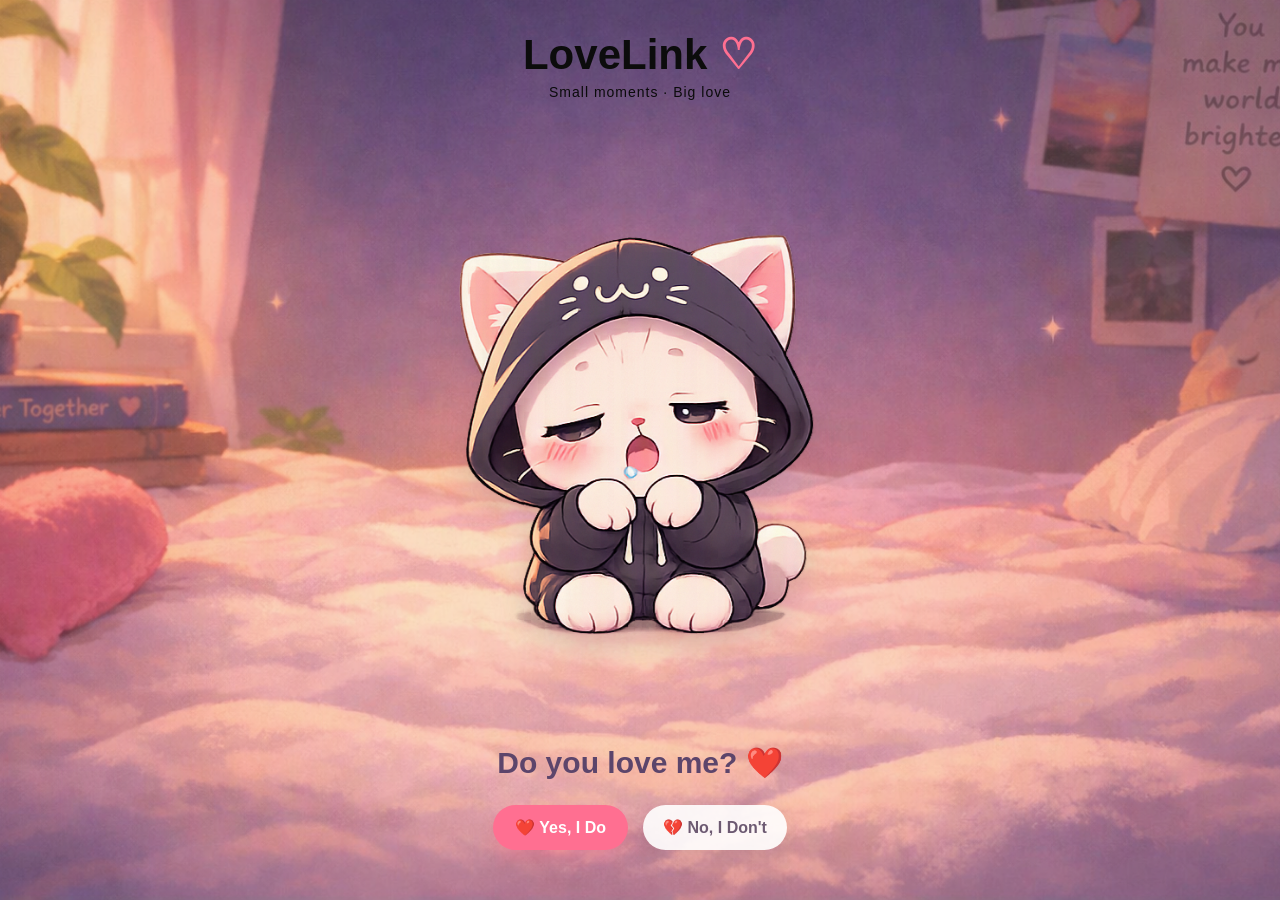
<file: index.html>
<!DOCTYPE html>
<html lang="en">
<head>
    <meta charset="UTF-8">
    <meta name="viewport" content="width=device-width, initial-scale=1.0">
    <title>Cover</title>
    <link rel="stylesheet" href="/style/index.css">
    <script src="/style/index.js" defer></script>
</head>
<body>
    

<!-- =========================
         LOVE LINK COVER PAGE
    ========================== -->

    <main class="cover_page">

        <!-- LoveLink Logo -->
        <header class="logo">
            <h1>LoveLink <span>♡</span></h1>
            <p>Small moments · Big love</p>
        </header>


        <!-- Character -->
        <section class="character-section">

            <img
                id="character"
                src="/lib/img/TransparentCha/NormalTranCat.png"
                alt="LoveLink character"
            >

        </section>


        <!-- Question -->
        <section class="question-section">

            <h2 id="question">
                Do you love me? ❤️
            </h2>

            <!-- Buttons -->
            <div class="answer-buttons">

                <button
                    id="yesButton"
                    class="answer-button yes-button"
                    type="button"
                >
                    ❤️ Yes, I Do
                </button>

                <button
                    id="noButton"
                    class="answer-button no-button"
                    type="button"
                >
                    💔 No, I Don't
                </button>

            </div>

        </section>


        <div id="love-input" class="love-input">
    <h2>အာဘွား လို့ ရိုက်ပေးပါ ❤️</h2>

    <input
        type="text"
        id="loveAnswer"
        placeholder="ဒီမှာ ရိုက်ပါ..."
    >

    <button id="submitAnswer" type="button">
        💕 Continue
    </button>

    <p id="inputMessage"></p>
    </div>


    </main>








</body>
</html>
</file>
<file: style/index.css>
* {
    margin: 0;
    padding: 0;
    box-sizing: border-box;
}

body {
    min-width: auto;
    min-height: auto;
    font-family: "Poppins", Arial, sans-serif;
}

.cover_page {
    width: 100%;
    min-height: 100dvh;

    display: flex;
    flex-direction: column;
    align-items: center;

    padding: 20px;

    background-image: url("../lib/img/bg.png");
    background-size: cover;
    background-position: center;
    background-repeat: no-repeat;

    overflow: hidden;
}


/* =========================
   LOGO
========================= */

.logo {
    width: 100%;
    text-align: center;
    margin-top: 10px;
}

.logo h1 {
    color: #0c0c0c;
    font-size: clamp(30px, 8vw, 42px);
}

.logo h1 span {
    color: #ff6f91;
}

.logo p {
    margin-top: 5px;

    color: #0b0b0b;
    font-size: clamp(11px, 3vw, 14px);

    letter-spacing: 1px;
}


/* =========================
   CHARACTER
========================= */

.character-section {
    width: 100%;
    flex: 1;

    display: flex;
    justify-content: center;
    align-items: center;

    min-height: 0;
}

#character {
    width: clamp(190px, 100vw, 500px);
    max-height: 48vh;

    object-fit: contain;

    filter: drop-shadow(
        0 12px 15px rgba(80, 50, 90, 0.18)
    );

    animation: float 3s ease-in-out infinite;
}


/* =========================
   CHARACTER ANIMATION
========================= */

@keyframes float {

    0% {
        transform: translateY(0);
    }

    50% {
        transform: translateY(-8px);
    }

    100% {
        transform: translateY(0);
    }

}


/* =========================
   QUESTION
========================= */

.question-section {
    width: 100%;
    max-width: 600px;

    text-align: center;

    padding-bottom: 30px;
}

.question-section h2 {
    margin-bottom: 25px;

    color: #5c456b;
    font-size: clamp(21px, 6vw, 30px);
}


/* =========================
   BUTTONS
========================= */

.answer-buttons {
    display: flex;
    justify-content: center;
    align-items: center;

    gap: 15px;
}

.answer-button {
    min-width: 135px;

    padding: 13px 20px;

    border: none;
    border-radius: 30px;

    font-size: clamp(13px, 3.8vw, 16px);
    font-weight: 600;

    cursor: pointer;

    transition: transform 0.2s ease;

    -webkit-tap-highlight-color: transparent;
}


/* =========================
   YES BUTTON
========================= */

.yes-button {
    background: #ff6f91;
    color: white;

    box-shadow:
        0 8px 20px rgba(255, 111, 145, 0.35);
}

.yes-button:active {
    transform: scale(0.95);
}


/* =========================
   NO BUTTON
========================= */

.no-button {
    background: rgba(255, 255, 255, 0.9);
    color: #6d5a72;

    box-shadow:
        0 8px 20px rgba(80, 50, 90, 0.15);
}


/* =========================
   SMALL PHONES
========================= */

@media (max-height: 700px) {

    #character {
        max-height: 42vh;
    }

    .question-section {
        padding-bottom: 15px;
    }

}


/* =========================
   VERY SMALL WIDTH
========================= */

@media (max-width: 360px) {

    .answer-buttons {
        gap: 8px;
    }

    .answer-button {
        min-width: 125px;
        padding: 12px;
    }

}




/* Hiding Section */

.love-input {
    display: none;
    text-align: center;
}

.love-input input {
    width: 80%;
    max-width: 300px;
    padding: 12px 16px;

    border: 2px solid #ff6f91;
    border-radius: 25px;

    outline: none;
    font-size: 16px;
    text-align: center;
}

.love-input button {
    margin-top: 12px;

    padding: 12px 25px;
    border: none;
    border-radius: 25px;

    background: #ff6f91;
    color: white;

    cursor: pointer;
}

#inputMessage {
    margin-top: 10px;
}
</file>
